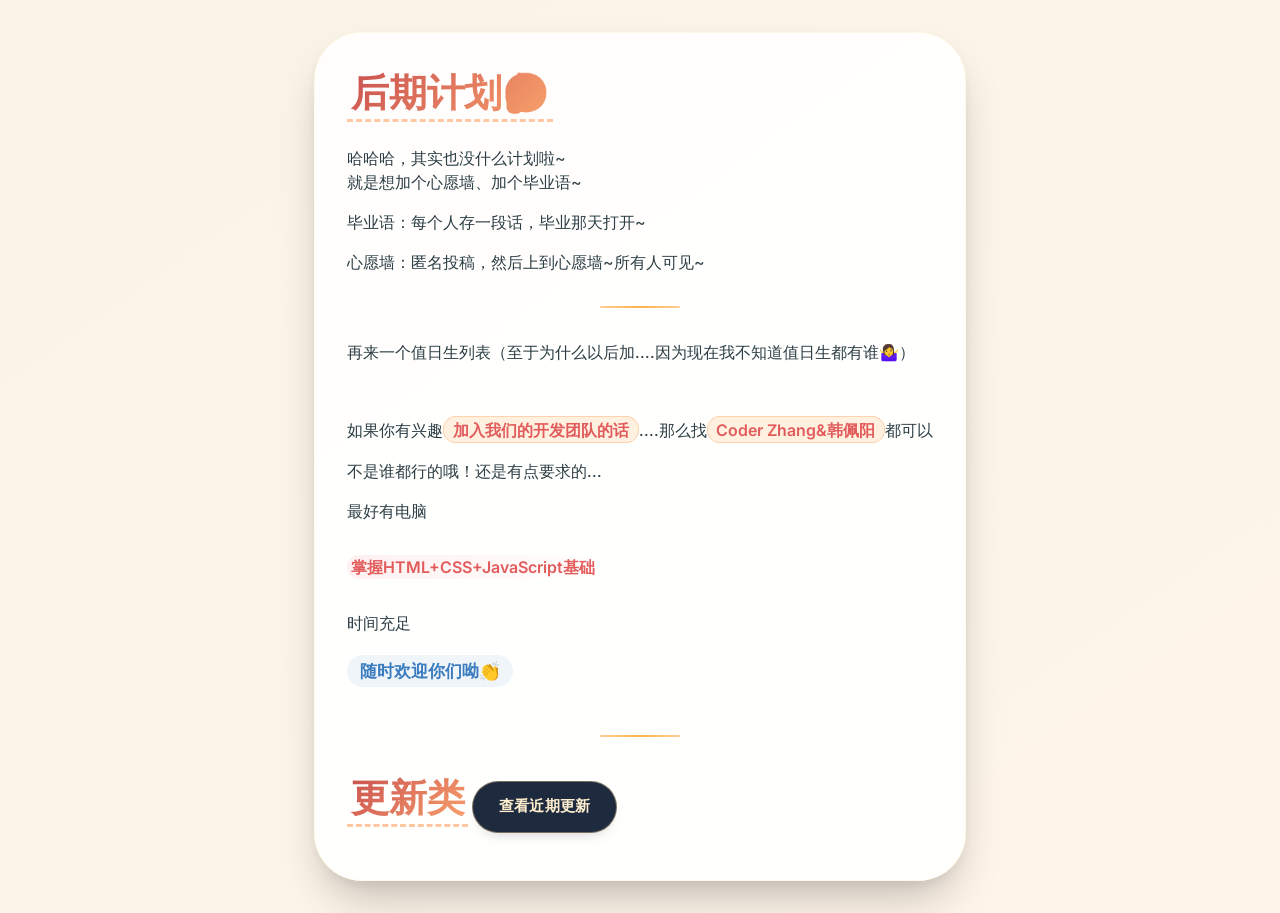
<file: jump.html>
<!DOCTYPE html>
<html lang="en">
<head>
    <meta charset="UTF-8">
    <meta name="viewport" content="width=device-width, initial-scale=1.0, viewport-fit=cover">
    <title>关于后期的规划....</title>
    <!-- 引入 Google Font 提升字体质感 -->
    <link href="https://fonts.googleapis.com/css2?family=Inter:opsz,wght@14..32,400;14..32,500;14..32,600;14..32,700&display=swap" rel="stylesheet">
    <style>
        * {
            margin: 0;
            padding: 0;
            box-sizing: border-box;
        }

        body {
            background: linear-gradient(145deg, #f9f3e6 0%, #fff5ea 100%);
            font-family: 'Inter', system-ui, -apple-system, 'Segoe UI', Roboto, 'Helvetica Neue', sans-serif;
            padding: 2rem 1.5rem;
            min-height: 100vh;
            display: flex;
            align-items: center;
            justify-content: center;
            color: #1e2a3e;
        }

        /* 主卡片容器 - 增加质感 */
        .center {
            max-width: 720px;
            margin: 0 auto;
            background: rgba(255, 255, 255, 0.92);
            backdrop-filter: blur(2px);
            border-radius: 48px;
            padding: 2.2rem 2rem 2.8rem;
            box-shadow: 0 25px 45px -12px rgba(0, 0, 0, 0.25), 0 4px 12px rgba(0, 0, 0, 0.05);
            border: 1px solid rgba(255, 245, 215, 0.6);
            transition: transform 0.2s ease, box-shadow 0.2s ease;
        }

        .center:hover {
            transform: translateY(-4px);
            box-shadow: 0 32px 48px -16px rgba(0, 0, 0, 0.3);
        }

        /* 标题区域美化 */
        h1 {
            font-size: 2.4rem;
            background: linear-gradient(135deg, #c94f4f, #f9a26c);
            background-clip: text;
            -webkit-background-clip: text;
            color: transparent;
            margin-bottom: 0.5rem;
            letter-spacing: -0.01em;
            display: inline-block;
            padding: 0 0.25rem;
            border-bottom: 3px dashed #ffc8a2;
        }

        /* 段落默认样式 */
        p {
            font-size: 1rem;
            line-height: 1.5;
            margin: 1rem 0;
            color: #2c3e44;
            font-weight: 450;
        }

        /* 特殊红色文字 - 保留原 id，只改视觉 */
        #red {
            color: #e25c5c;
            font-weight: 600;
            background: linear-gradient(120deg, #fff0f0, transparent);
            padding: 0 4px;
            border-radius: 20px;
            display: inline-block;
        }

        /* 水平分割线趣味化 */
        hr {
            margin: 2rem 0;
            border: none;
            height: 2px;
            background: linear-gradient(90deg, #ffcd94, #ffb347, #ffcd94);
            border-radius: 4px;
            width: 80px;
            margin-left: auto;
            margin-right: auto;
        }

        /* 调用按钮样式（链接模拟卡片） */
        a {
            display: inline-block;
            margin-top: 0.75rem;
            background: #1e2a3e;
            color: #ffefcf;
            text-decoration: none;
            padding: 0.9rem 1.6rem;
            border-radius: 60px;
            font-weight: 600;
            font-size: 0.95rem;
            letter-spacing: 0.3px;
            transition: all 0.2s;
            box-shadow: 0 8px 14px -8px rgba(0, 0, 0, 0.2);
            border: 1px solid rgba(255, 215, 150, 0.4);
        }

        a:hover {
            background: #f0a25e;
            color: #1e2a3e;
            transform: scale(1.02);
            box-shadow: 0 12px 18px -10px #f0a25e70;
            border-color: #fff0cf;
        }

        /* 列表 / 强调区域  */
        .center p br + span, 
        .center p strong {
            font-weight: 600;
        }

        /* 手机适配 */
        @media (max-width: 540px) {
            body {
                padding: 1rem;
            }
            .center {
                padding: 1.5rem;
                border-radius: 32px;
            }
            h1 {
                font-size: 1.9rem;
            }
            p {
                font-size: 0.95rem;
            }
        }

        /* 蓝色文字保持原样但更柔和 */
        p[style*="color: rgb(0, 17, 255)"] {
            color: #3b7cbf !important;
            font-weight: 500;
            background: rgba(59, 124, 191, 0.08);
            display: inline-block;
            padding: 0.2rem 0.8rem;
            border-radius: 40px;
            margin-top: 0.25rem;
        }
        
        /* 让“随时欢迎你们呦👏”更醒目 */
        .center p:last-of-type[style*="rgb(0, 17, 255)"] {
            font-size: 1.05rem;
            font-weight: 600;
        }

        /* 保留原有类，额外优化引号内容 */
        .center p span#red,
        .center p a {
            transition: all 0.1s ease;
        }

        /* 小标签效果 (帮助“掌握HTML+CSS+JavaScript基础”更突出)*/
        p #red, p span#red {
            background: #fff0e0;
            border-radius: 32px;
            padding: 0.1rem 0.6rem;
            box-shadow: inset 0 0 0 0.5px #ffb77c;
        }
    </style>
</head>
<body>

    <div class="center">
        <h1>
            后期计划🤔
        </h1>

        <p>哈哈哈，其实也没什么计划啦~<br>就是想加个心愿墙、加个毕业语~</p>
        <p>毕业语：每个人存一段话，毕业那天打开~</p>
        <p>心愿墙：匿名投稿，然后上到心愿墙~所有人可见~</p>

        <hr>

        <p>再来一个值日生列表（至于为什么以后加....因为现在我不知道值日生都有谁🤷‍♀️）</p>
        <br>
        <p>如果你有兴趣<span id="red">加入我们的开发团队的话</span>....那么找<span id="red">Coder Zhang&韩佩阳</span>都可以</p>
        <p>不是谁都行的哦！还是有点要求的...</p>
        <p>最好有电脑</p>
        <p id="red">掌握HTML+CSS+JavaScript基础</p>
        <p>时间充足</p>
        <p style="color: rgb(0, 17, 255);">随时欢迎你们呦👏</p>
        <hr>
        <h1>
            更新类
        </h1>
        <a href="./updates.html">查看近期更新</a>
    </div>

</body>
</html>
</file>
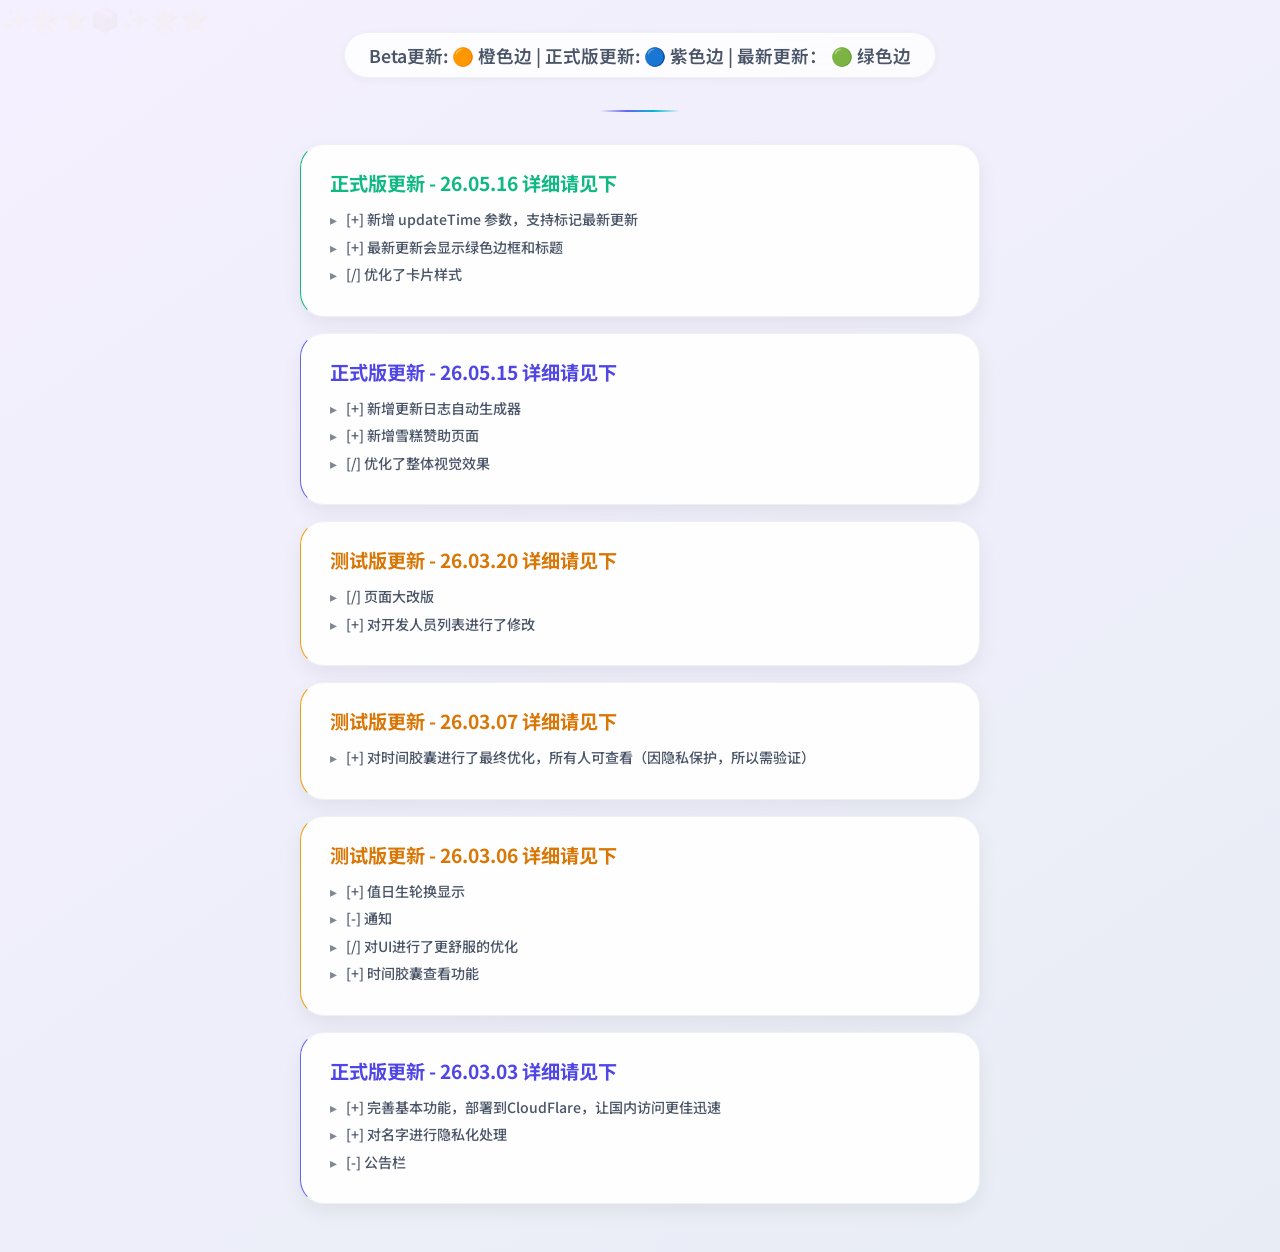
<file: updates.html>
<!DOCTYPE html>
<html lang="en">

<head>
    <meta charset="UTF-8">
    <meta name="viewport" content="width=device-width, initial-scale=1.0, viewport-fit=cover">
    <title>更新总页面✨</title>
    <link href="https://fonts.googleapis.com/css2?family=Noto+Sans+SC:wght@400;500;600;700;800&display=swap"
        rel="stylesheet">
    <style>
        * {
            margin: 0;
            padding: 0;
            box-sizing: border-box;
        }

        body {
            font-family: 'Noto Sans SC', 'PingFang SC', 'Microsoft YaHei', sans-serif;
            background: linear-gradient(145deg, #f5f0ff 0%, #e8edf5 100%);
            min-height: 100vh;
            padding: 2rem 1.5rem;
            position: relative;
        }

        /* 背景装饰 */
        body::before {
            content: '✨🌟⭐📦✨🌟⭐';
            position: fixed;
            top: 0;
            left: 0;
            width: 100%;
            height: 100%;
            font-size: 24px;
            color: rgba(99, 102, 241, 0.04);
            pointer-events: none;
            white-space: pre;
            overflow: hidden;
            z-index: 0;
        }

        .center {
            text-align: center;
            position: relative;
            z-index: 1;
        }

        .beta,
        .release,
        .new {
            background: rgba(255, 255, 255, 0.92);
            backdrop-filter: blur(8px);
            text-align: left;
            border-left: 4px solid;
            margin: 1rem auto;
            width: 100%;
            max-width: 680px;
            height: auto;
            padding: 1.5rem 1.8rem;
            border-radius: 24px;
            transition: all 0.3s cubic-bezier(0.2, 0.9, 0.4, 1.1);
            position: relative;
            overflow: hidden;
            box-shadow: 0 8px 20px rgba(0, 0, 0, 0.06);
            border: 1px solid rgba(226, 232, 240, 0.6);
        }

        .beta {
            border-left-color: #f59e0b;
        }

        .release {
            border-left-color: #6366f1;
        }

        .new {
            border-left-color: #10b981;
        }

        .beta:hover,
        .release:hover,
        .new:hover {
            transform: translateY(-4px);
            background: rgba(255, 255, 255, 0.96);
            box-shadow: 0 20px 35px -12px rgba(0, 0, 0, 0.15);
        }

        .beta h1,
        .release h1,
        .new h1 {
            font-size: 1.2rem;
            font-weight: 700;
            margin-bottom: 0.75rem;
        }

        .beta h1 {
            color: #d97706;
        }

        .release h1 {
            color: #4f46e5;
        }

        .new h1 {
            color: #10b981;
        }

        .beta p,
        .release p,
        .new p {
            font-size: 0.88rem;
            line-height: 1.5;
            margin: 0.4rem 0;
            color: #4a5568;
            font-weight: 500;
            padding-left: 1rem;
            position: relative;
        }

        .beta p::before,
        .release p::before,
        .new p::before {
            content: '▸';
            position: absolute;
            left: 0;
            color: inherit;
            opacity: 0.7;
        }

        .aniFont {
            animation: colorChange 10s infinite;
            display: inline-block;
        }

        @keyframes colorChange {
            0% {
                color: #8b5cf6;
            }

            25% {
                color: #f59e0b;
            }

            50% {
                color: #ef4444;
            }

            75% {
                color: #3b82f6;
            }

            100% {
                color: #8b5cf6;
            }
        }

        hr {
            margin: 2rem auto;
            width: 80px;
            border: none;
            height: 2px;
            background: linear-gradient(90deg, transparent, #6366f1, #06b6d4, transparent);
            border-radius: 2px;
        }

        .header-title {
            margin-bottom: 2rem;
        }

        .header-title h1 {
            font-size: 1.1rem;
            font-weight: 600;
            background: rgba(255, 255, 255, 0.8);
            backdrop-filter: blur(8px);
            display: inline-block;
            padding: 0.6rem 1.5rem;
            border-radius: 999px;
            color: #4a5568;
            border: 1px solid rgba(226, 232, 240, 0.6);
            box-shadow: 0 2px 8px rgba(0, 0, 0, 0.04);
        }

        @media (max-width: 640px) {
            body {
                padding: 1rem;
            }

            .beta,
            .release,
            .new {
                padding: 1rem 1.2rem;
            }

            .beta h1,
            .release h1,
            .new h1 {
                font-size: 1rem;
            }

            .beta p,
            .release p,
            .new p {
                font-size: 0.8rem;
            }
        }
    </style>
</head>

<body>

    <div class="center header-title">
        <div class="">
            <h1 class="aniFont">
                Beta更新: 🟠 橙色边 | 正式版更新: 🔵 紫色边 | 最新更新： 🟢 绿色边
            </h1>
        </div>
    </div>

    <hr>

    <!-- 动态生成的更新内容会放在这里 -->
    <div id="updatesContainer" class="center"></div>

    <script>
        // ======================== 更新日志生成器 ========================

        // 用于存放所有更新项的容器
        let updatesHTML = '';

        // 转换时间格式：260217 -> 26.2.17
        function formatTime(timeNum) {
            const str = String(timeNum);
            if (str.length !== 6) return str;
            const year = str.slice(0, 2);
            const month = str.slice(2, 4);
            const day = str.slice(4, 6);
            return `${year}.${month}.${day}`;
        }

        // 核心函数：update
        // 参数说明：
        //   type: 'beta' 或 'release'
        //   date: 6位数时间，如 260515
        //   updateTime: 可选，填 'new' 时变成绿色（最新更新），填 'last' 或不填则正常显示
        //   callback: 回调函数，里面用 add/remove/edit
        function update(type, date, updateTime, callback) {
            // 参数重载：判断第三个参数是字符串还是函数
            let isNew = false;
            let userCallback;
            
            if (typeof updateTime === 'function') {
                // 情况1：没有传 updateTime，直接传的是回调函数
                isNew = false;
                userCallback = updateTime;
            } else if (typeof updateTime === 'string') {
                // 情况2：传了 updateTime
                if (updateTime === 'new') {
                    isNew = true;
                } else if (updateTime === 'last') {
                    isNew = false;
                } else {
                    console.warn(`updateTime 参数只能填 'last' 或 'new'，你填了 "${updateTime}"，将使用默认值`);
                    isNew = false;
                }
                userCallback = callback;
            } else {
                // 情况3：只传了两个参数
                isNew = false;
                userCallback = null;
            }

            // 确定版本类型标题和样式类
            let versionTitle = '';
            let versionClass = '';
            
            if (isNew) {
                // 如果是最新更新，强制使用 green 样式
                versionClass = 'new';
                if (type === 'beta') {
                    versionTitle = '测试版更新';
                } else if (type === 'release') {
                    versionTitle = '正式版更新';
                } else {
                    versionTitle = `${type}更新`;
                }
            } else {
                // 普通更新，根据 type 决定样式
                if (type === 'beta') {
                    versionClass = 'beta';
                    versionTitle = '测试版更新';
                } else if (type === 'release') {
                    versionClass = 'release';
                    versionTitle = '正式版更新';
                } else {
                    console.error('type 只能是 beta 或 release');
                    return;
                }
            }

            // 格式化日期
            const formattedDate = formatTime(date);

            // 开始构建这个版本的HTML
            let versionHTML = `<div class="${versionClass}">\n`;
            versionHTML += `    <h1>${versionTitle} - ${formattedDate} 详细请见下</h1>\n`;

            // 临时存储当前版本的内容项
            let contentItems = [];

            // 重写 add 函数（局部作用域）
            function add(content) {
                contentItems.push(`<p>[+] ${content}</p>`);
            }

            // 重写 remove 函数
            function remove(content) {
                contentItems.push(`<p>[-] ${content}</p>`);
            }

            // 重写 edit 函数
            function edit(content) {
                contentItems.push(`<p>[/] ${content}</p>`);
            }

            // 执行回调，让用户调用 add/remove/edit
            if (userCallback) {
                userCallback({ add, remove, edit });
            }

            // 把所有内容项添加到版本HTML中
            versionHTML += contentItems.join('\n');
            versionHTML += `</div>\n\n`;

            // 追加到全局容器
            updatesHTML += versionHTML;
        }

        // 渲染所有更新到页面
        function renderUpdates(containerId) {
            const container = document.getElementById(containerId);
            if (container) {
                container.innerHTML = updatesHTML;
            } else {
                console.error('找不到容器:', containerId);
            }
        }

        // 清空所有更新（如果需要重新生成）
        function clearUpdates() {
            updatesHTML = '';
        }

        // ======================== 开始编写更新日志 ========================

        // 清空旧数据
        clearUpdates();

        // 最新更新（绿色边框） - 使用 'new' 参数
        update('release', 260516, 'new', function ({ add, edit }) {
            add('新增 updateTime 参数，支持标记最新更新');
            add('最新更新会显示绿色边框和标题');
            edit('优化了卡片样式');
        });

        // 普通更新（不传 updateTime，或传 'last'）
        update('release', 260515, function ({ add, edit }) {
            add('新增更新日志自动生成器');
            add('新增雪糕赞助页面');
            edit('优化了整体视觉效果');
        });

        update('beta', 260320, function ({ add, edit }) {
            edit('页面大改版');
            add('对开发人员列表进行了修改');
        });

        update('beta', 260307, function ({ add }) {
            add('对时间胶囊进行了最终优化，所有人可查看（因隐私保护，所以需验证）');
        });

        update('beta', 260306, function ({ add, remove, edit }) {
            add('值日生轮换显示');
            remove('通知');
            edit('对UI进行了更舒服的优化');
            add('时间胶囊查看功能');
        });

        update('release', 260303, function ({ add, remove }) {
            add('完善基本功能，部署到CloudFlare，让国内访问更佳迅速');
            add('对名字进行隐私化处理');
            remove('公告栏');
        });

        // 渲染到页面
        renderUpdates('updatesContainer');
    </script>
</body>

</html>
</file>
